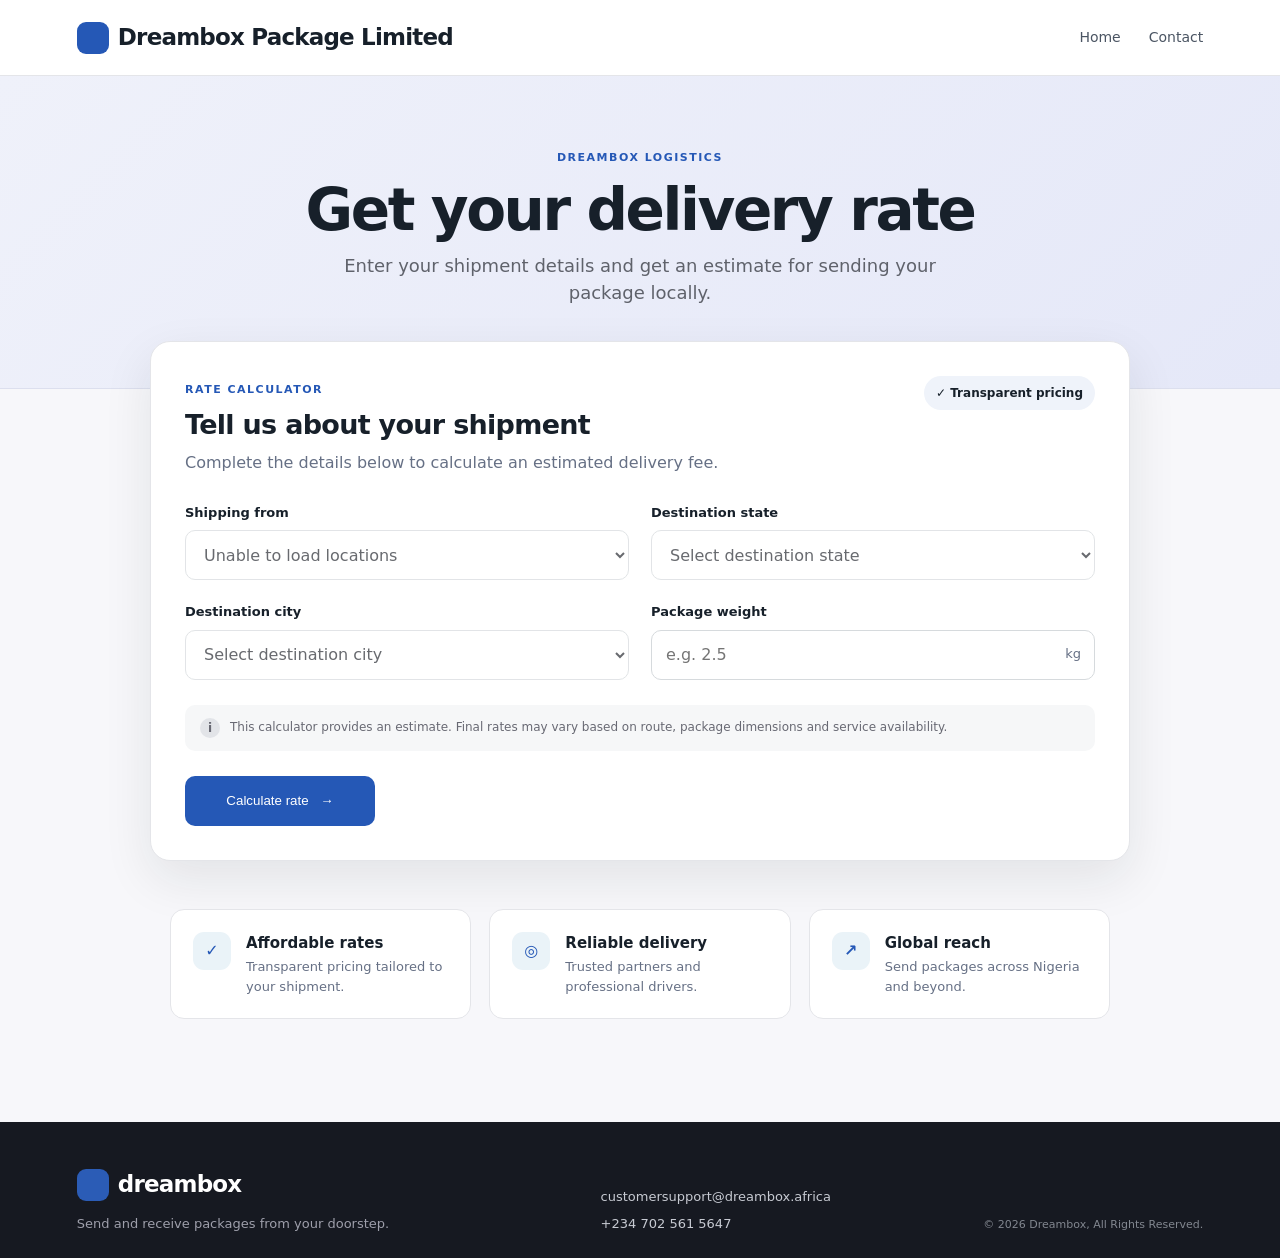
<file: index.html>
<!doctype html>
<html lang="en">
<head>
  <meta charset="utf-8">
  <meta name="viewport" content="width=device-width, initial-scale=1">
  <title>Local Rates — Dreambox</title>
  <meta name="description" content="Get a Dreambox delivery estimate.">
  <link rel="stylesheet" href="styles.css">
</head>

<body>

  <header class="site-header">
    <a class="brand" href="#" aria-label="Dreambox home">
      <span class="brand-mark"></span>
      <span>Dreambox Package Limited</span>
    </a>

    <nav class="nav" aria-label="Main navigation">
      <a href="https://dinmahub.github.io/dreambox.africa/">Home</a>
      <a href="mailto:customersupport@dreambox.africa">Contact</a>
    </nav>
  </header>


  <main>

    <section class="hero">
      <div class="hero-copy">
        <span class="eyebrow">DREAMBOX LOGISTICS</span>

        <h1>Get your delivery rate</h1>

        <p>
          Enter your shipment details and get an estimate for sending your
          package locally.
        </p>
      </div>
    </section>


    <section class="rate-section">

      <div class="rate-card">

        <div class="card-heading">

          <div>
            <span class="step">RATE CALCULATOR</span>

            <h2>Tell us about your shipment</h2>

            <p>
              Complete the details below to calculate an estimated delivery fee.
            </p>
          </div>

          <div class="secure">
            ✓ Transparent pricing
          </div>

        </div>


        <form id="rateForm">

          <div class="field-grid">


            <!-- PICKUP -->
            <label>
              <span>Shipping from</span>

              <select id="from" required>
                <option value="">Select location</option>
              </select>
            </label>


            <!-- DESTINATION STATE -->
            <label>
              <span>Destination state</span>

              <select id="to" required disabled>
                <option value="">Select destination state</option>
              </select>
            </label>


            <!-- DESTINATION CITY -->
            <label>
              <span>Destination city</span>

              <select id="city" required disabled>
                <option value="">Select destination city</option>
              </select>
            </label>


            <!-- WEIGHT -->
            <label>
              <span>Package weight</span>

              <div class="input-with-unit">

                <input
                  id="weight"
                  type="number"
                  min="0.1"
                  step="0.1"
                  placeholder="e.g. 2.5"
                  required
                >

                <span>kg</span>

              </div>
            </label>

          </div>


          <div class="notice">

            <span class="notice-icon">i</span>

            <p>
              This calculator provides an estimate. Final rates may vary based
              on route, package dimensions and service availability.
            </p>

          </div>


          <button
            class="primary-btn"
            type="submit"
            id="calculateBtn"
          >
            Calculate rate <span>→</span>
          </button>

        </form>


        <!-- RESULT -->

        <div id="result" class="result" hidden>

          <div>

            <span class="result-label">
              ESTIMATED DELIVERY RATE
            </span>

            <strong id="price">₦0</strong>

            <p id="summary"></p>

          </div>

          <button
            id="reset"
            class="secondary-btn"
            type="button"
          >
            Calculate another
          </button>

        </div>

      </div>

    </section>


    <section class="benefits">

      <article>
        <span class="icon">✓</span>

        <div>
          <h3>Affordable rates</h3>
          <p>Transparent pricing tailored to your shipment.</p>
        </div>
      </article>


      <article>
        <span class="icon">◎</span>

        <div>
          <h3>Reliable delivery</h3>
          <p>Trusted partners and professional drivers.</p>
        </div>
      </article>


      <article>
        <span class="icon">↗</span>

        <div>
          <h3>Global reach</h3>
          <p>Send packages across Nigeria and beyond.</p>
        </div>
      </article>

    </section>

  </main>


  <footer>

    <div>

      <a
        class="brand footer-brand"
        href="#"
      >
        <span class="brand-mark"></span>
        <span>dreambox</span>
      </a>

      <p>
        Send and receive packages from your doorstep.
      </p>

    </div>


    <div class="footer-contact">

      <a href="mailto:customersupport@dreambox.africa">
        customersupport@dreambox.africa
      </a>

      <a href="tel:+2347025615647">
        +234 702 561 5647
      </a>

    </div>


    <small>
      © 2026 Dreambox, All Rights Reserved.
    </small>

  </footer>


  <script src="script.js"></script>

</body>
</html>
</file>
<file: styles.css>
:root{
  --ink:#17202a; --muted:#667085; --blue:#2558b6; --dark-blue:#0f3077;
  --light-blue:#6e5ff5; --bg:#f7f7fa; --line:#e4e5e9; --white:#fff;
  font-family:Inter,ui-sans-serif,system-ui,-apple-system,BlinkMacSystemFont,"Segoe UI",sans-serif;
}
*{box-sizing:border-box} body{margin:0;color:var(--ink);background:var(--bg);line-height:1.5}
a{text-decoration:none;color:inherit}.site-header{height:76px;background:#ffffff;border-bottom:1px solid var(--line);display:flex;align-items:center;padding:0 6vw;gap:38px}
.brand{display:flex;align-items:center;gap:9px;font-weight:800;font-size:23px;letter-spacing:-.8px}.brand-mark{display:grid;place-items:center;width:32px;height:32px;border-radius:9px;background:var(--blue);color:#ffffff;font-weight:900}
.nav{display:flex;gap:28px;margin-left:auto}.nav a{font-size:14px;color:#4b5563}.nav .active{color:var(--blue);font-weight:700}.support-link{border:1px solid var(--line);padding:9px 16px;border-radius:9px;font-size:14px}.menu{display:none;border:0;background:none;font-size:22px}
.hero{background:linear-gradient(135deg,#eff1fa,#e5e8f8);padding:68px 6vw 82px;border-bottom:1px solid #dcdfee}
.hero-copy{max-width:720px;margin:auto;text-align:center}.eyebrow,.step,.result-label{font-size:11px;letter-spacing:1.5px;font-weight:800;color:var(--blue)}
h1{font-size:clamp(38px,5vw,58px);line-height:1.04;letter-spacing:-2.4px;margin:12px 0}.hero p{font-size:18px;color:#5f626b;max-width:620px;margin:0 auto}
.rate-section{padding:0 20px;margin-top:-48px}.rate-card{max-width:980px;margin:auto;background:#ffffff;border:1px solid var(--line);border-radius:20px;padding:34px;box-shadow:0 18px 50px rgba(22, 28, 38, 0.09)}
.card-heading{display:flex;justify-content:space-between;gap:24px;margin-bottom:28px}.card-heading h2{margin:5px 0 5px;font-size:27px;letter-spacing:-.7px}.card-heading p{margin:0;color:var(--muted)}.secure{align-self:flex-start;background:#eff3fa;color:var(--blue-dark);border-radius:999px;padding:8px 12px;font-size:12px;font-weight:700;white-space:nowrap}
.field-grid{display:grid;grid-template-columns:1fr 1fr;gap:22px}.field-grid label>span{display:block;font-size:13px;font-weight:700;margin-bottom:8px}
select,input{width:100%;height:50px;border:1px solid #d6dadd;border-radius:10px;background:#fff;padding:0 14px;color:#292c33;font:inherit;outline:none}select:focus,input:focus{border-color:var(--blue);box-shadow:0 0 0 3px rgba(21, 65, 148, 0.1)}
.input-with-unit{position:relative}.input-with-unit input{padding-right:48px}.input-with-unit span{position:absolute;right:14px;top:14px;color:var(--muted);font-size:13px}
.notice{display:flex;gap:10px;margin:25px 0;padding:13px 15px;border-radius:10px;background:#f6f7f8;color:#686973;font-size:12px}.notice p{margin:0}.notice-icon{display:grid;place-items:center;min-width:20px;height:20px;border-radius:50%;background:#e2e4e8;font-weight:800}
.primary-btn,.secondary-btn{border:0;border-radius:10px;height:50px;padding:0 22px;font:700 14px inherit;cursor:pointer}.primary-btn{background:var(--blue);color:#fff;min-width:190px}.primary-btn:hover{background:var(--green-dark)}.primary-btn span{margin-left:8px}.secondary-btn{background:#edeef1;color:var(--dark-white)}
.result{margin-top:22px;border:1px solid #cfd5e7;background:#f3f5fb;border-radius:14px;padding:22px;display:flex;align-items:center;justify-content:space-between;gap:20px}.result[hidden]{display:none}.result strong{display:block;font-size:35px;letter-spacing:-1px;margin:2px 0}.result p{margin:0;color:var(--muted);font-size:13px}
.benefits{max-width:980px;margin:48px auto;padding:0 20px 55px;display:grid;grid-template-columns:repeat(3,1fr);gap:18px}.benefits article{background:#fff;border:1px solid var(--line);border-radius:14px;padding:22px;display:flex;gap:15px}.icon{display:grid;place-items:center;width:38px;height:38px;flex:0 0 38px;border-radius:11px;background:#eaf3f8;color:var(--blue);font-weight:900}.benefits h3{margin:0 0 3px;font-size:15px}.benefits p{margin:0;color:var(--muted);font-size:13px}
footer{background:#161921;color:#dcdce6;padding:45px 6vw 25px;display:grid;grid-template-columns:1.4fr 1fr auto;align-items:end;gap:30px}.footer-brand{color:#fff}.footer-brand .brand-mark{background:#2b5cb6}footer p{color:#9e9fab;font-size:13px;margin:12px 0 0}.footer-contact{display:flex;flex-direction:column;gap:7px;font-size:13px}.footer-contact a{color:#c7cad2}footer small{color:#828790;font-size:11px}
@media(max-width:760px){.site-header{padding:0 20px}.nav,.support-link{display:none}.menu{display:block;margin-left:auto}.hero{padding:50px 20px 75px}.rate-card{padding:24px}.card-heading{display:block}.secure{display:inline-block;margin-top:18px}.field-grid{grid-template-columns:1fr}.benefits{grid-template-columns:1fr;padding-bottom:35px}footer{grid-template-columns:1fr;padding:35px 20px}.footer-contact{margin-top:8px}.result{align-items:flex-start;flex-direction:column}}
</file>
